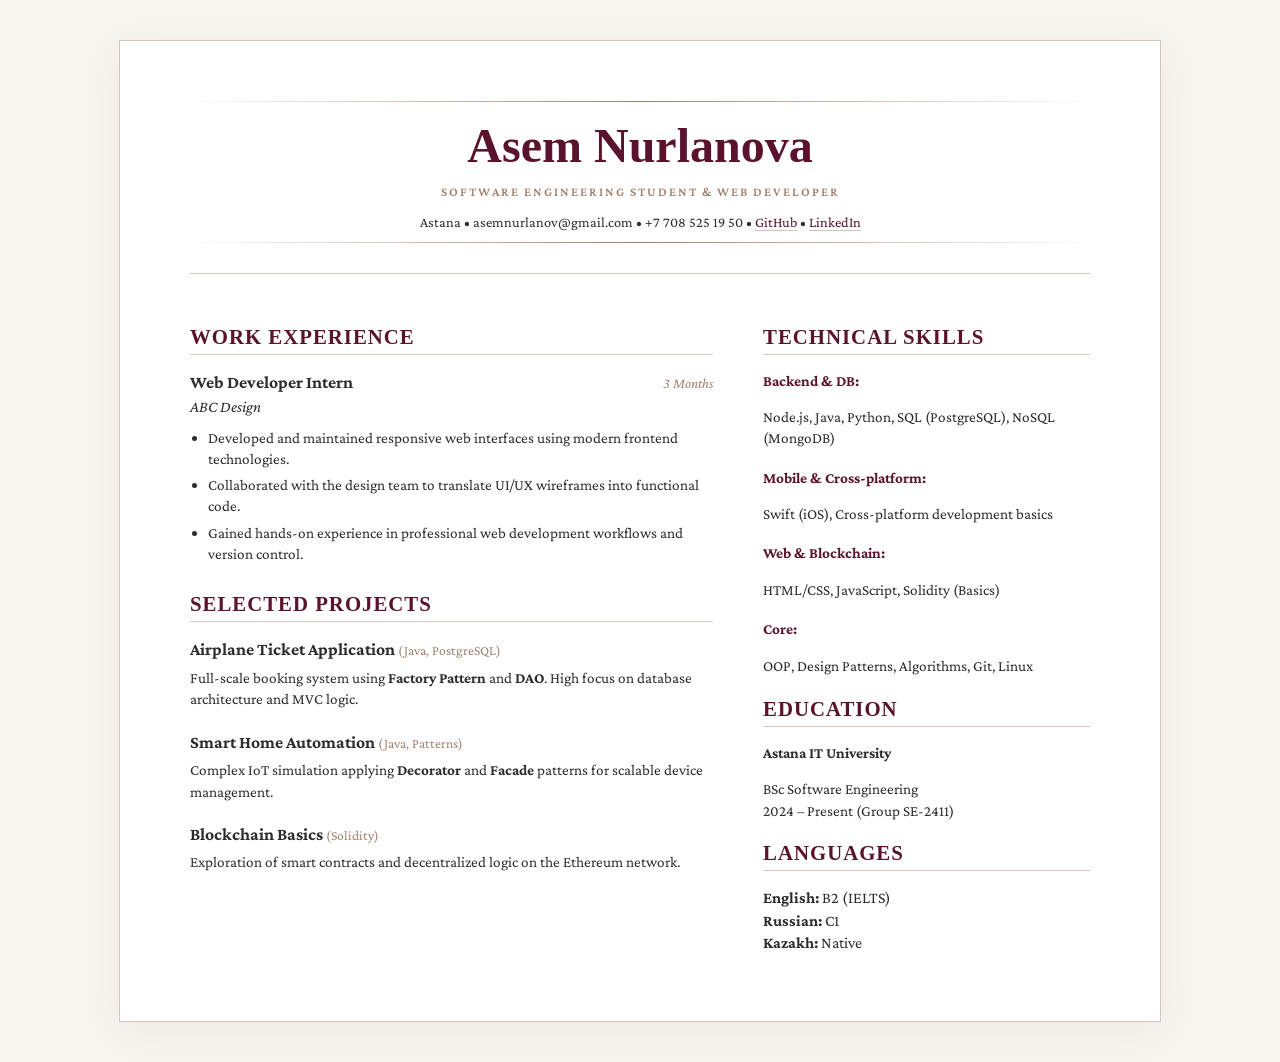
<file: index.html>
<!doctype html>
<html lang="en">
<head>
  <meta charset="utf-8" />
  <meta name="viewport" content="width=device-width, initial-scale=1" />
  <title>Asem Nurlanova · Software Engineer</title>
  <link rel="preconnect" href="https://fonts.googleapis.com">
  <link rel="preconnect" href="https://fonts.gstatic.com" crossorigin>
  <link href="https://fonts.googleapis.com/css2?family=Crimson+Pro:ital,wght@0,400;0,600;1,400&display=swap" rel="stylesheet">
  <link rel="stylesheet" href="asem-cv.css">
</head>
<body>

<div class="resume-wrapper">
  <header class="main-header">
    <div class="line-decor"></div>
    <h1>Asem Nurlanova</h1>
    <p class="tagline">Software Engineering Student & Web Developer</p>
    <div class="contact-bar">
      <span>Astana</span> • 
      <span>asemnurlanov@gmail.com</span> • 
      <span>+7 708 525 19 50</span> • 
      <a href="https://github.com/asemnurlan" target="_blank">GitHub</a> • 
      <a href="https://www.linkedin.com/in/asem-nurlanova-410117377?lipi=urn%3Ali%3Apage%3Ad_flagship3_profile_view_base_contact_details%3Bl17eYsxYRju3IKlm8%2Fb3tw%3D%3D" target="_blank">LinkedIn</a>

    </div>
    <div class="line-decor"></div>
  </header>

  <main class="content-grid">
    <div class="left-col">
      <section>
        <h2>Work Experience</h2>
        <div class="experience-item">
          <div class="exp-header">
            <strong>Web Developer Intern</strong>
            <span class="date">3 Months</span>
          </div>
          <p class="company">ABC Design</p>
          <ul class="exp-bullets">
            <li>Developed and maintained responsive web interfaces using modern frontend technologies.</li>
            <li>Collaborated with the design team to translate UI/UX wireframes into functional code.</li>
            <li>Gained hands-on experience in professional web development workflows and version control.</li>
          </ul>
        </div>
      </section>

      <section>
        <h2>Selected Projects</h2>
        <div class="project-item">
          <h3>Airplane Ticket Application <span>(Java, PostgreSQL)</span></h3>
          <p>Full-scale booking system using <b>Factory Pattern</b> and <b>DAO</b>. High focus on database architecture and MVC logic.</p>
        </div>

        <div class="project-item">
          <h3>Smart Home Automation <span>(Java, Patterns)</span></h3>
          <p>Complex IoT simulation applying <b>Decorator</b> and <b>Facade</b> patterns for scalable device management.</p>
        </div>

        <div class="project-item">
          <h3>Blockchain Basics <span>(Solidity)</span></h3>
          <p>Exploration of smart contracts and decentralized logic on the Ethereum network.</p>
        </div>
      </section>
    </div>

    <aside class="right-col">
      <section>
        <h2>Technical Skills</h2>
        <div class="skill-group">
          <strong>Backend & DB:</strong>
          <p>Node.js, Java, Python, SQL (PostgreSQL), NoSQL (MongoDB)</p>
        </div>
        <div class="skill-group">
          <strong>Mobile & Cross-platform:</strong>
          <p>Swift (iOS), Cross-platform development basics</p>
        </div>
        <div class="skill-group">
          <strong>Web & Blockchain:</strong>
          <p>HTML/CSS, JavaScript, Solidity (Basics)</p>
        </div>
        <div class="skill-group">
          <strong>Core:</strong>
          <p>OOP, Design Patterns, Algorithms, Git, Linux</p>
        </div>
      </section>

      <section>
        <h2>Education</h2>
        <div class="edu-item">
          <strong>Astana IT University</strong>
          <p>BSc Software Engineering<br>2024 – Present (Group SE-2411)</p>
        </div>
      </section>

      <section>
        <h2>Languages</h2>
        <p><b>English:</b> B2 (IELTS)<br><b>Russian:</b> C1<br><b>Kazakh:</b> Native</p>
      </section>
    </aside>
  </main>
</div>

</body>
</html>
</file>
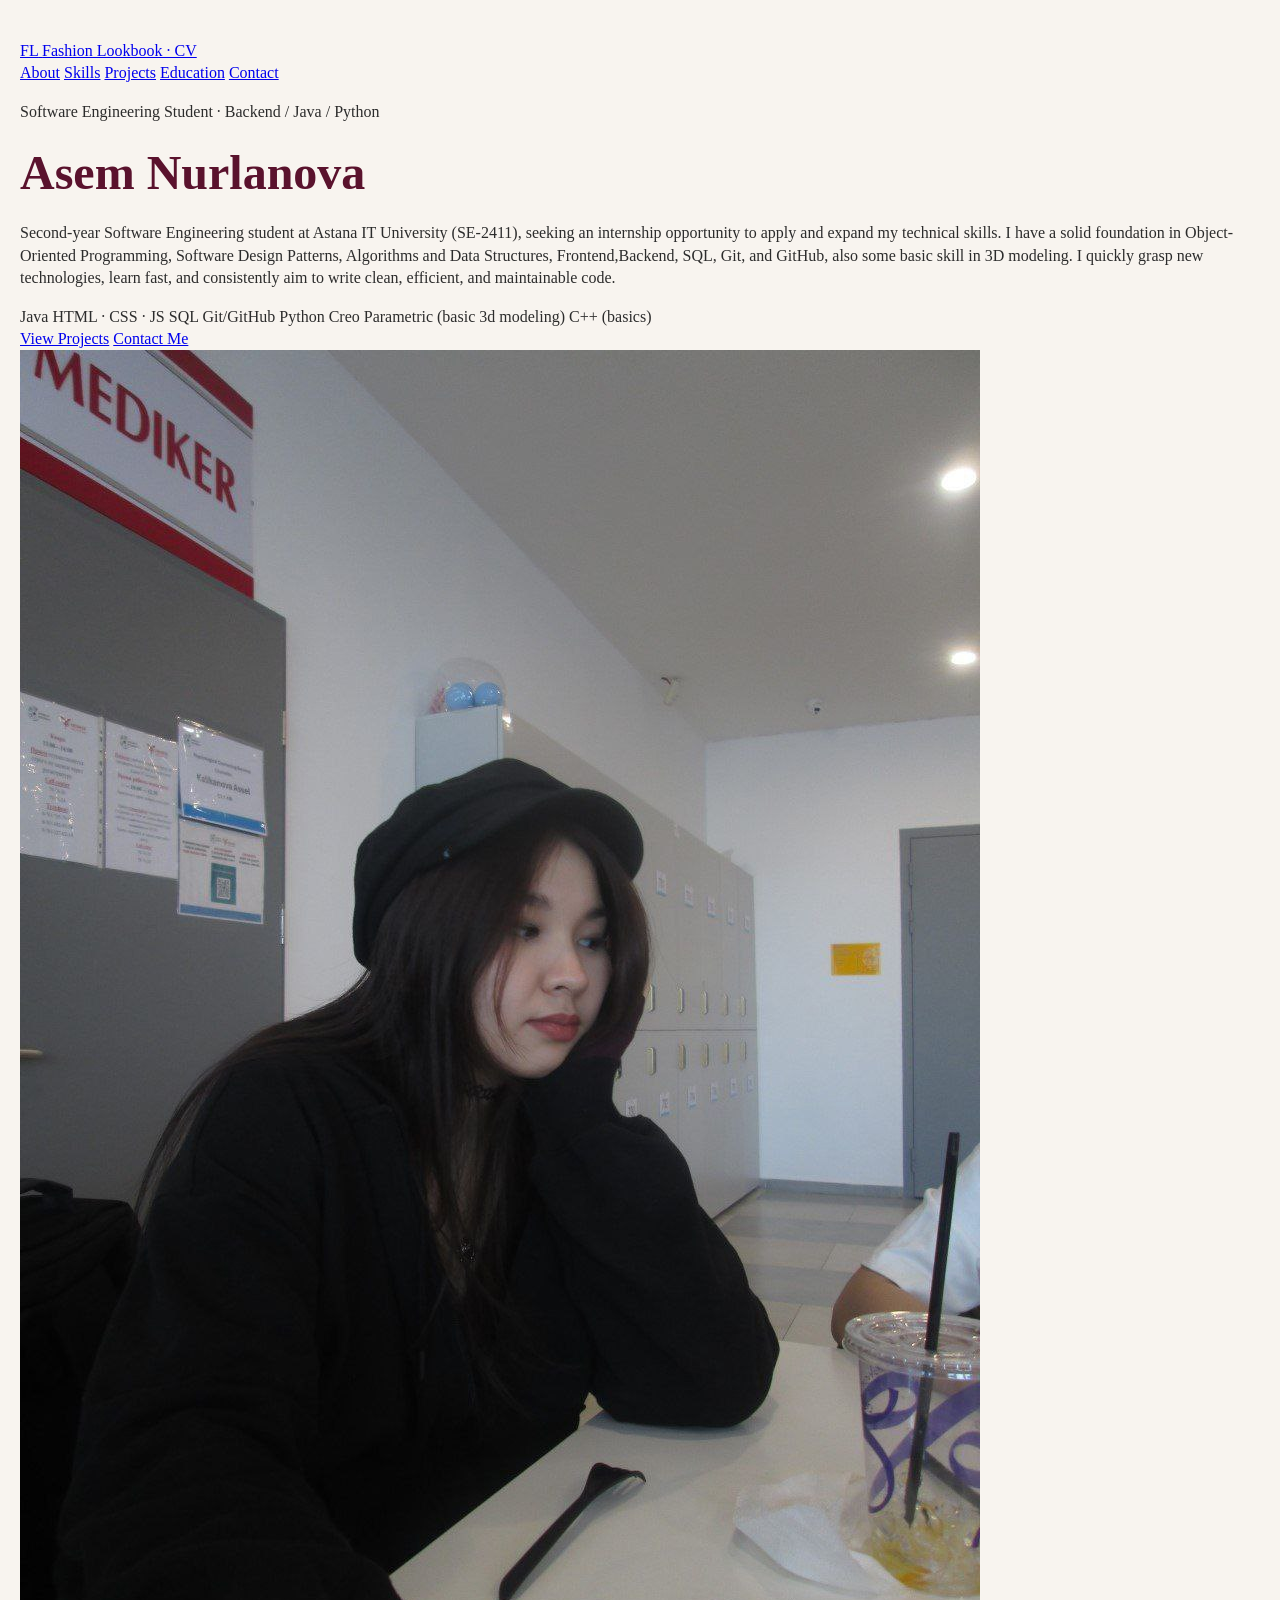
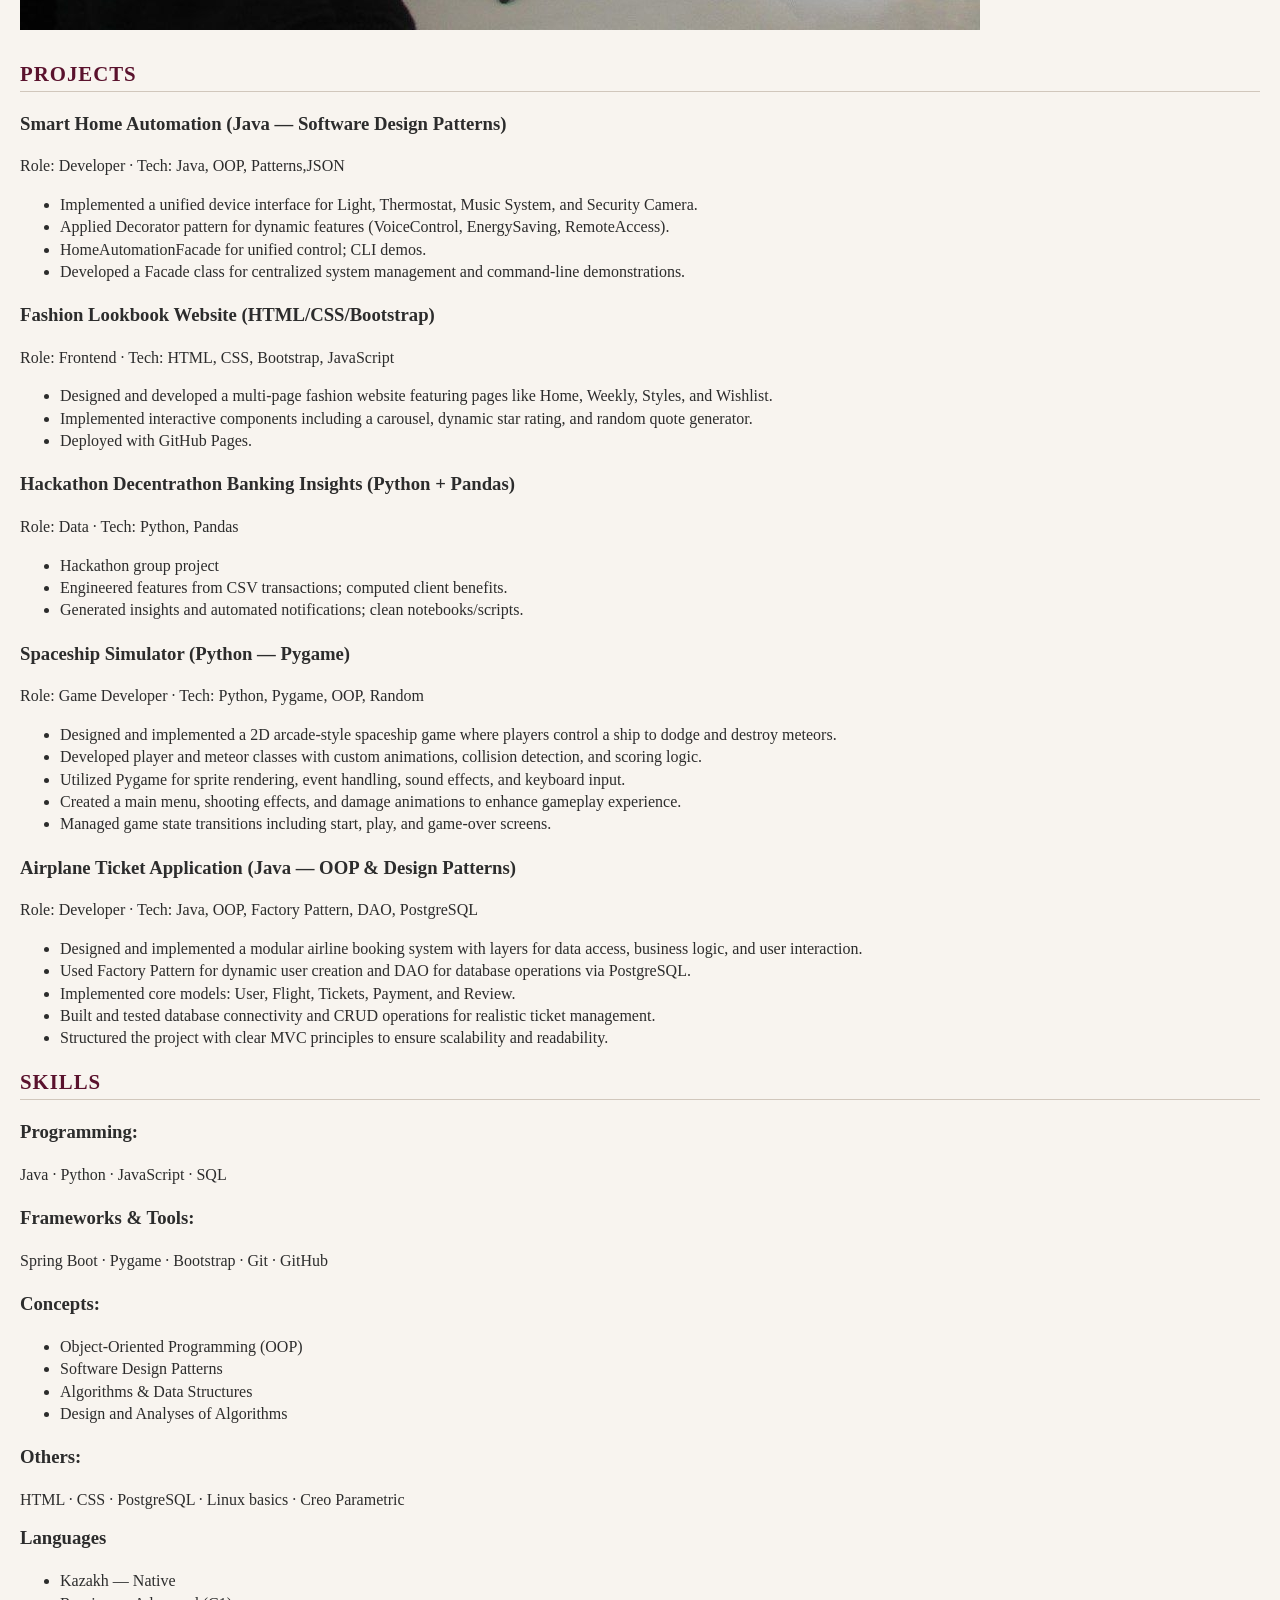
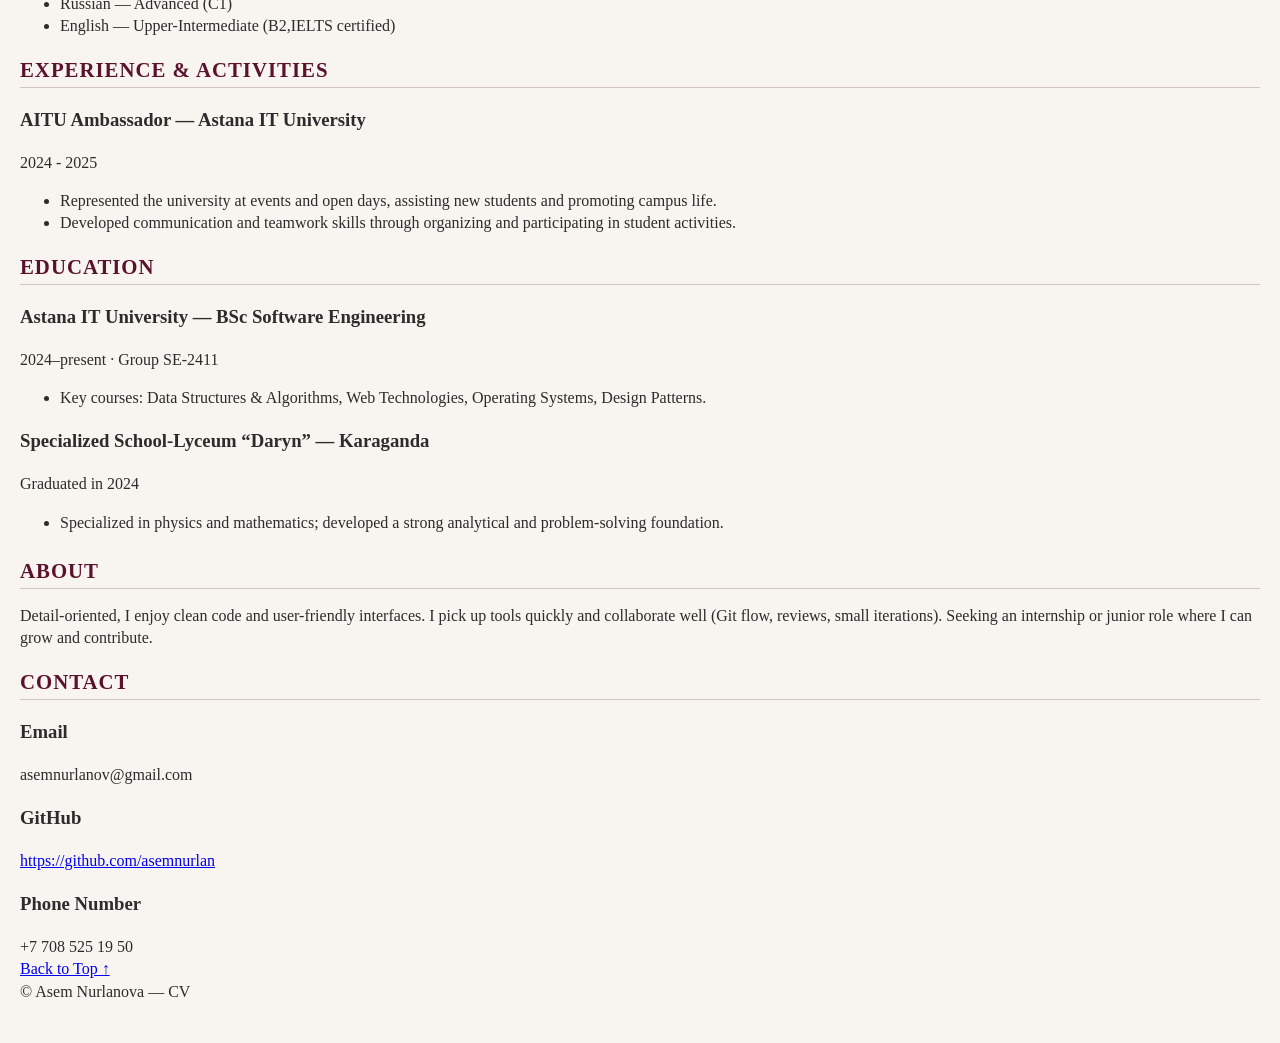
<file: asem-cv.html>
<!doctype html>
<html lang="en">
<head>
  <meta charset="utf-8" />
  <meta name="viewport" content="width=device-width, initial-scale=1" />
  <title>CV · Asem Nurlanova</title>
  <meta name="description" content="Fashion Lookbook–style CV of Asem Nurlanova: projects, skills, education, contacts." />
  <link rel="preconnect" href="https://fonts.googleapis.com">
  <link rel="preconnect" href="https://fonts.gstatic.com" crossorigin>
  <link href="https://fonts.googleapis.com/css2?family=Inter:wght@400;500;600;700&family=Playfair+Display:wght@600;700&display=swap" rel="stylesheet">
  <link rel="stylesheet" href="asem-cv.css">
</head>
<body>
    <header class="site">
    <div class="container nav">
      <a class="brand" href="#top"><span class="dot">FL</span> <span>Fashion Lookbook · CV</span></a>
      <nav class="navlinks" aria-label="Primary">
        <a href="#about">About</a>
        <a href="#skills">Skills</a>
        <a href="#projects">Projects</a>
        <a href="#education">Education</a>
        <a href="#contact">Contact</a>
      </nav>
    </div>
  </header>
  <main class="container" id="top">
    <section class="hero">
      <div class="heroGrid">
        <div class="card">
          <p class="subtitle">Software Engineering Student · Backend / Java / Python</p>
          <h1 id="name">Asem Nurlanova</h1>
          <p>Second-year Software Engineering student at Astana IT University (SE-2411), seeking an internship opportunity to apply and expand my technical skills. I have a solid foundation in Object-Oriented Programming, Software Design Patterns, Algorithms and Data Structures, Frontend,Backend, SQL, Git, and GitHub, also some basic skill in 3D modeling. I quickly grasp new technologies, learn fast, and consistently aim to write clean, efficient, and maintainable code.</p>
          <div class="tags">
            <span class="tag">Java</span>
            <span class="tag">HTML · CSS · JS</span>
            <span class="tag">SQL</span>
            <span class="tag">Git/GitHub</span>
            <span class="tag">Python</span>
            <span class="tag">Creo Parametric (basic 3d modeling)</span>
            <span class="tag">C++ (basics)</span>

          </div>
          <div class="ctaRow">
            <a class="btn" href="#projects">View Projects</a>
            <a class="btn alt" href="#contact">Contact Me</a>
          </div>
        </div>
        <div class="card avatar" aria-label="avatar"><img src="ava.jpg"></div>
      </div>
    </section>

    <div class="grid" style="margin-top:22px">
      <section id="projects" class="section card">
        <h2>Projects</h2>
        <div class="list">
          <article class="item">
            <h3>Smart Home Automation (Java — Software Design Patterns)</h3>
            <div class="meta">Role: Developer · Tech: Java, OOP, Patterns,JSON</div>
            <ul class="bullets">
              <li>Implemented a unified device interface for Light, Thermostat, Music System, and Security Camera.</li>
              <li>Applied Decorator pattern for dynamic features (VoiceControl, EnergySaving, RemoteAccess).</li>
              <li>HomeAutomationFacade for unified control; CLI demos.</li>
              <li>Developed a Facade class for centralized system management and command-line demonstrations.</li>
            </ul>
          </article>
          <article class="item">
            <h3>Fashion Lookbook Website (HTML/CSS/Bootstrap)</h3>
            <div class="meta">Role: Frontend · Tech: HTML, CSS, Bootstrap, JavaScript</div>
            <ul class="bullets">
              <li>Designed and developed a multi-page fashion website featuring pages like Home, Weekly, Styles, and Wishlist.</li>
              <li>Implemented interactive components including a carousel, dynamic star rating, and random quote generator.</li>
              <li>Deployed with GitHub Pages.</li>
            </ul>
          </article>
          <article class="item">
            <h3>Hackathon Decentrathon Banking Insights (Python + Pandas)</h3>
            <div class="meta">Role: Data · Tech: Python, Pandas</div>
            <ul class="bullets">
              <li>Hackathon group project</li>
              <li>Engineered features from CSV transactions; computed client benefits.</li>
              <li>Generated insights and automated notifications; clean notebooks/scripts.</li>
            </ul>
          </article>
          <article class="item">
            <h3>Spaceship Simulator (Python — Pygame)</h3>
            <div class="meta">Role: Game Developer · Tech: Python, Pygame, OOP, Random</div>
            <ul class="bullets">
              <li>Designed and implemented a 2D arcade-style spaceship game where players control a ship to dodge and destroy meteors.</li>
              <li>Developed player and meteor classes with custom animations, collision detection, and scoring logic.</li>
              <li>Utilized Pygame for sprite rendering, event handling, sound effects, and keyboard input.</li>
              <li>Created a main menu, shooting effects, and damage animations to enhance gameplay experience.</li>
              <li>Managed game state transitions including start, play, and game-over screens.</li>
            </ul>
          </article>
          <article class="item">
            <h3>Airplane Ticket Application (Java — OOP & Design Patterns)</h3>
            <div class="meta">Role: Developer · Tech: Java, OOP, Factory Pattern, DAO, PostgreSQL</div>
            <ul class="bullets">
              <li>Designed and implemented a modular airline booking system with layers for data access, business logic, and user interaction.</li>
              <li>Used Factory Pattern for dynamic user creation and DAO for database operations via PostgreSQL.</li>
              <li>Implemented core models: User, Flight, Tickets, Payment, and Review.</li>
              <li>Built and tested database connectivity and CRUD operations for realistic ticket management.</li>
              <li>Structured the project with clear MVC principles to ensure scalability and readability.</li>
            </ul>
          </article>
        </div>
      </section>

      
      <section id="skills" class="section card">
        <h2>Skills</h2>
        

        <article class="items">
            <h3>Programming:</h3>
            <span>Java · Python · JavaScript · SQL</span>
        </article>
        <article class="items">
            <h3>Frameworks & Tools:</h3>
            <span>Spring Boot · Pygame · Bootstrap · Git · GitHub</span>
        </article>
        <article class="items">
            <h3>Concepts:</h3>
            <ul class="bullets">
                <li>Object-Oriented Programming (OOP)</li>
                <li>Software Design Patterns</li>
                <li>Algorithms & Data Structures </li>
                <li>Design and Analyses of Algorithms</li>
            </ul> 
        </article>
        <article class="items">
            <h3>Others:</h3>
            <span>HTML · CSS · PostgreSQL · Linux basics · Creo Parametric</span>
        </article>

        <h3 style="margin-top:14px">Languages</h3>
        <ul class="bullets">
                <li>Kazakh — Native</li>
                <li>Russian — Advanced (C1)</li>
                <li>English — Upper-Intermediate (B2,IELTS certified) </li>
            </ul>
      </section>

      <section class="section card">
        <h2>Experience & Activities</h2>
        <div class="list">
          <article class="item">
            <h3>AITU Ambassador — Astana IT University</h3>
            <div class="meta">2024 - 2025</div>
            <ul class="bullets">
              <li>Represented the university at events and open days, assisting new students and promoting campus life.</li>
              <li>Developed communication and teamwork skills through organizing and participating in student activities.</li>
            </ul>
          </article>
        </div>
      </section>

    
      <section id="education" class="section card">
        <h2>Education</h2>
        <div class="list">
          <article class="item">
            <h3>Astana IT University — BSc Software Engineering</h3>
            <div class="meta">2024–present · Group SE-2411</div>
            <ul class="bullets">
              <li>Key courses: Data Structures & Algorithms, Web Technologies, Operating Systems, Design Patterns.</li>
            </ul>
          </article>
        </div>
        <div class="list">
          <article class="item">
            <h3>Specialized School-Lyceum “Daryn” — Karaganda</h3>
            <div class="meta">Graduated in 2024</div>
            <ul class="bullets">
              <li>Specialized in physics and mathematics; developed a strong analytical and problem-solving foundation.</li>
            </ul>
          </article>
        </div>
      </section>
    </div>

    <section id="about" class="section card" style="margin-top:22px">
      <h2>About</h2>
      <p>Detail-oriented, I enjoy clean code and user-friendly interfaces. I pick up tools quickly and collaborate well (Git flow, reviews, small iterations). Seeking an internship or junior role where I can grow and contribute.</p>
    </section>

    <section id="contact" class="section card">
      <h2>Contact</h2>
      <div class="list">
        <div class="item"><h3>Email</h3><div class="meta">asemnurlanov@gmail.com</div></div>
        <div class="item"><h3>GitHub</h3><div class="meta"><a href="https://github.com/asemnurlan" target="_blank" rel="noreferrer">https://github.com/asemnurlan</a></div></div>
        <div class="item"><h3>Phone Number</h3><div class="meta">+7 708 525 19 50</div></div>
      </div>
      <div class="ctaRow"><a class="btn" href="#top">Back to Top ↑</a></div>
    </section>
  </main>

  <footer>
    <div class="container">© <span id="year"></span> Asem Nurlanova — CV</div>
  </footer>
</body>
</html>
</file>
<file: asem-cv.css>
:root {
    --primary: #5a122d; 
    --text: #2c2c2c;
    --bg: #f8f4ef;    
    --accent: #a0816c; 
    --line: #d1c7bc;
}

body {
    background: var(--bg);
    color: var(--text);
    font-family: 'Crimson Pro', serif;
    margin: 0;
    padding: 40px 20px;
    line-height: 1.4;
}

.resume-wrapper {
    max-width: 900px;
    margin: 0 auto;
    background: white;
    padding: 50px 70px;
    box-shadow: 0 10px 40px rgba(0,0,0,0.05);
    border: 1px solid var(--line);
}

.main-header { text-align: center; margin-bottom: 30px; }

.line-decor {
    height: 1px;
    background: linear-gradient(to right, transparent, var(--accent), transparent);
    margin: 10px 0;
}

h1 {
    font-family: "Bookman Old Style", "Bookman", serif;
    font-size: 3rem;
    margin: 0;
    color: var(--primary);
}

.tagline {
    text-transform: uppercase;
    letter-spacing: 2px;
    font-size: 0.8rem;
    color: var(--accent);
    margin: 5px 0;
    font-weight: 600;
}

.contact-bar { font-size: 0.9rem; color: var(--text); margin-top: 10px; }
.contact-bar a { color: var(--primary); text-decoration: none; border-bottom: 1px solid var(--line); }

.content-grid {
    display: grid;
    grid-template-columns: 1.6fr 1fr;
    gap: 50px;
    border-top: 1px solid var(--line);
    padding-top: 30px;
}

h2 {
    font-family: "Bookman Old Style", serif;
    font-size: 1.3rem;
    text-transform: uppercase;
    letter-spacing: 1px;
    color: var(--primary);
    border-bottom: 1px solid var(--line);
    padding-bottom: 3px;
    margin-bottom: 15px;
}


.experience-item { margin-bottom: 25px; }
.exp-header { display: flex; justify-content: space-between; align-items: baseline; }
.exp-header strong { font-size: 1.1rem; }
.exp-header .date { color: var(--accent); font-size: 0.9rem; font-style: italic; }
.company { font-style: italic; margin: 2px 0 8px; color: var(--muted); }
.exp-bullets { margin: 0; padding-left: 18px; font-size: 0.95rem; }
.exp-bullets li { margin-bottom: 5px; }

.project-item { margin-bottom: 20px; }
.project-item h3 { margin: 0; font-size: 1.1rem; color: var(--text); }
.project-item h3 span { color: var(--accent); font-weight: normal; font-size: 0.85rem; }
.project-item p { margin: 5px 0; font-size: 0.95rem; }

.skill-group { margin-bottom: 18px; font-size: 0.95rem; }
.skill-group strong { display: block; color: var(--primary); margin-bottom: 2px; }
.edu-item { margin-bottom: 15px; font-size: 0.95rem; }

@media (max-width: 800px) {
    .content-grid { grid-template-columns: 1fr; }
    .resume-wrapper { padding: 30px; }
}
</file>
